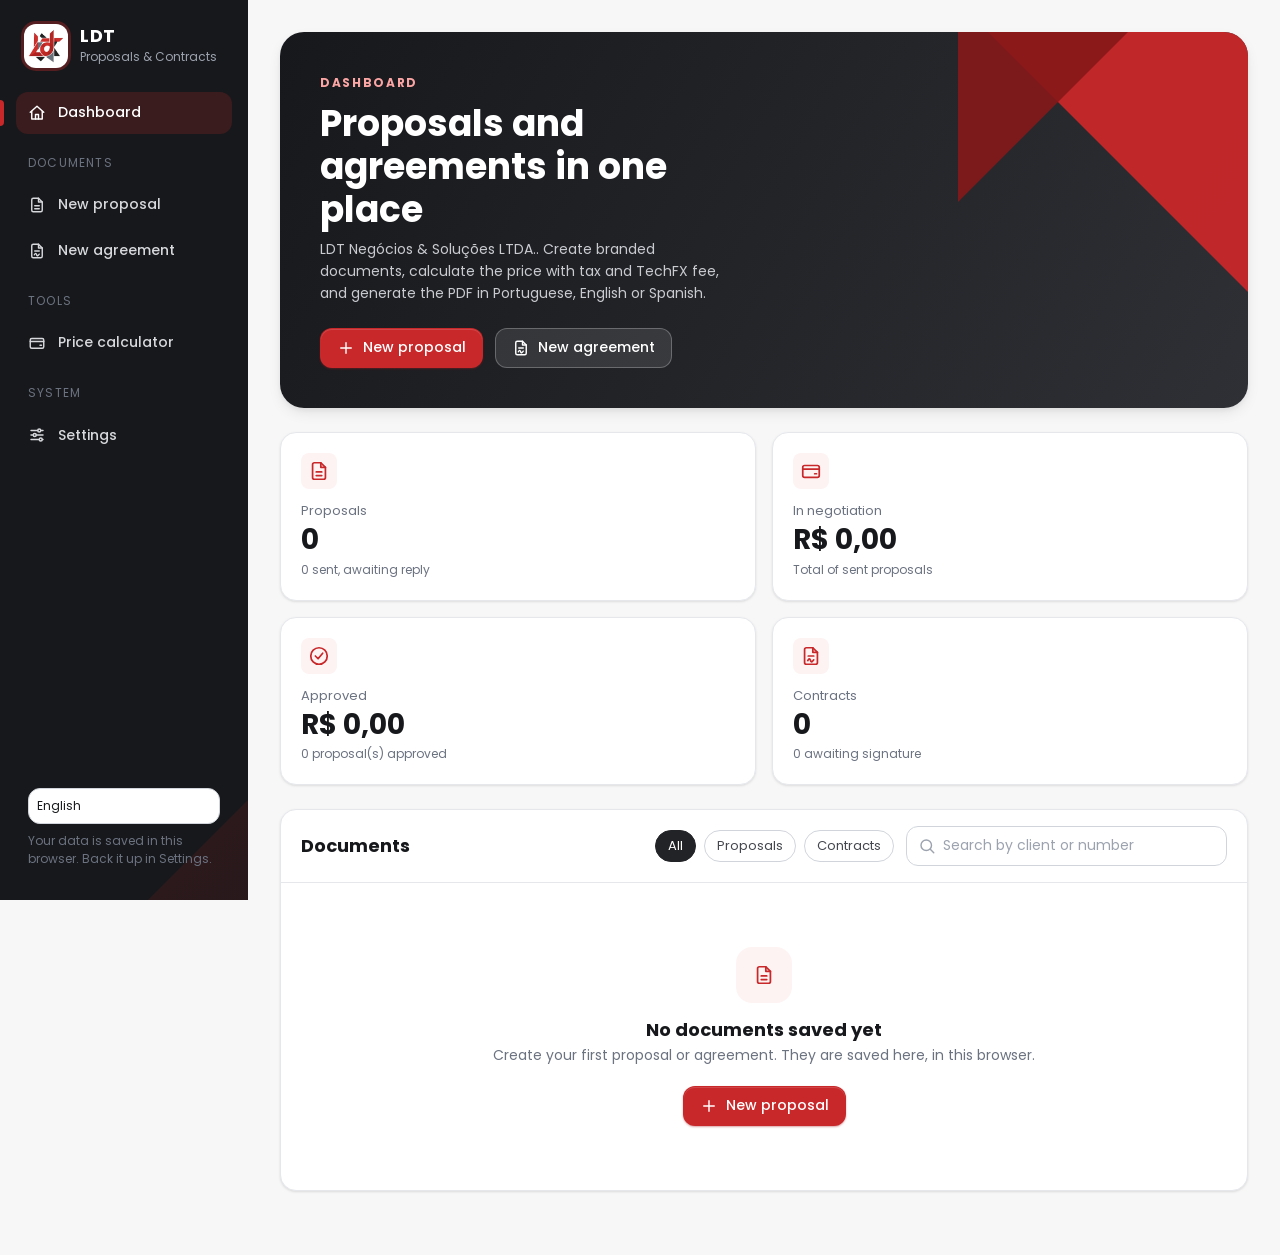
<file: index.html>
<!doctype html>
<html lang="pt-BR">
<head>
<meta charset="utf-8">
<meta name="viewport" content="width=device-width,initial-scale=1">
<title>Painel · LDT Propostas &amp; Contratos</title>
<meta name="description" content="Sistema interno da LDT Negócios &amp; Soluções para criar propostas comerciais e contratos.">
<meta name="robots" content="noindex,nofollow">
<meta name="theme-color" content="#17181B">
<link rel="icon" type="image/png" href="assets/img/favicon.png">
<link rel="apple-touch-icon" href="assets/img/apple-touch-icon.png">
<link rel="preload" href="assets/fonts/poppins-400.woff" as="font" type="font/woff" crossorigin>
<link rel="stylesheet" href="assets/css/tokens.css">
<link rel="stylesheet" href="assets/css/base.css">
<link rel="stylesheet" href="assets/css/app.css">
<link rel="stylesheet" href="assets/css/documents.css">
</head>
<body data-root="">
<noscript><p style="padding:24px">Este sistema precisa de JavaScript para funcionar.</p></noscript>
<div id="content" tabindex="-1">
  <div class="page">
    <section class="hero" aria-labelledby="h-hero">
      <span class="eyebrow">Painel</span>
      <h1 id="h-hero">Propostas e contratos num só lugar</h1>
      <p><span id="hero-name">LDT</span>. Crie documentos com a sua marca, calcule o preço com imposto e taxa da TechFX e gere o PDF em português, inglês ou espanhol.</p>
      <div class="hero-actions">
        <a class="btn btn-primary" href="proposta/index.html"><svg class="i" aria-hidden="true"><use href="#i-plus"/></svg>Nova proposta</a>
        <a class="btn btn-secondary" href="contrato/index.html"><svg class="i" aria-hidden="true"><use href="#i-contract"/></svg>Novo contrato</a>
      </div>
    </section>

    <section class="kpis" id="kpis" aria-label="Resumo"></section>

    <section class="card" aria-labelledby="h-docs">
      <div class="list-head">
        <h2 id="h-docs">Documentos</h2>
        <div role="group" aria-label="Filtrar por tipo" style="display:flex;gap:8px">
          <button class="chip" data-filter="todos" aria-pressed="true">Todos</button>
          <button class="chip" data-filter="proposta" aria-pressed="false">Propostas</button>
          <button class="chip" data-filter="contrato" aria-pressed="false">Contratos</button>
        </div>
        <label class="search"><span class="sr-only">Buscar documentos</span><svg class="i" aria-hidden="true"><use href="#i-search"/></svg><input id="q" type="text" placeholder="Buscar por cliente ou número" autocomplete="off"></label>
      </div>
      <div id="list"></div>
    </section>
  </div>
</div>
<script src="assets/js/core/format.js"></script>
<script src="assets/js/core/store.js"></script>
<script src="assets/js/core/sync.js"></script>
<script src="assets/js/core/docs-i18n.js"></script>
<script src="assets/js/core/pricing.js"></script>
<script src="assets/js/core/i18n-dict.js"></script>
<script src="assets/js/core/i18n.js"></script>
<script src="assets/js/core/ui.js"></script>
<script src="assets/js/core/bridge.js"></script>
<script src="assets/js/modules/shell.js"></script>
<script src="assets/js/modules/dashboard.js"></script>
</body>
</html>
</file>
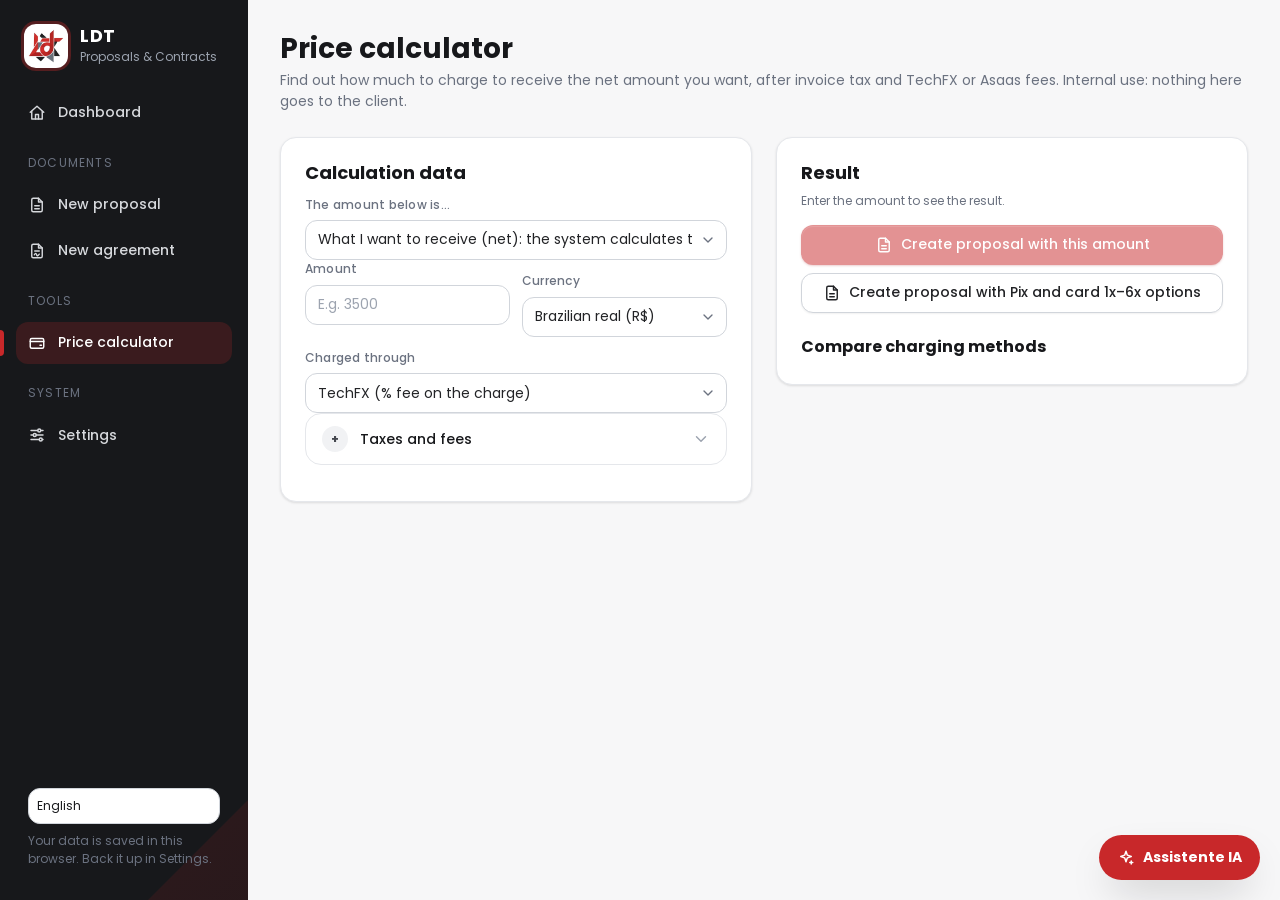
<file: calculadora/index.html>
<!doctype html>
<html lang="pt-BR">
<head>
<meta charset="utf-8">
<meta name="viewport" content="width=device-width,initial-scale=1">
<title>Calculadora de preço · LDT Propostas &amp; Contratos</title>
<meta name="robots" content="noindex,nofollow">
<meta name="theme-color" content="#17181B">
<link rel="icon" type="image/png" href="../assets/img/favicon.png">
<link rel="apple-touch-icon" href="../assets/img/apple-touch-icon.png">
<link rel="preload" href="../assets/fonts/poppins-400.woff" as="font" type="font/woff" crossorigin>
<link rel="stylesheet" href="../assets/css/tokens.css">
<link rel="stylesheet" href="../assets/css/base.css">
<link rel="stylesheet" href="../assets/css/app.css">
<link rel="stylesheet" href="../assets/css/documents.css">
</head>
<body data-root="../">
<noscript><p style="padding:24px">Este sistema precisa de JavaScript para funcionar.</p></noscript>
<div id="content" tabindex="-1">
  <div class="page">
    <header class="page-head"><div><h1>Calculadora de preço</h1><p>Descubra quanto cobrar para receber o líquido que você quer, descontando imposto da nota fiscal e taxas da TechFX ou do Asaas. Uso interno: nada daqui vai para o cliente.</p></div></header>
    <div class="cfg-grid" id="calc">
      <section class="card cfg-card" aria-labelledby="h-in">
        <h2 id="h-in">Dados do cálculo</h2>
        <label class="field"><span>O valor abaixo é…</span>
          <select data-k="modo"><option value="liq">Quanto quero receber (líquido): o sistema calcula o preço</option><option value="preco">O preço que vou cobrar: o sistema mostra quanto sobra</option></select></label>
        <div class="row">
          <label class="field"><span>Valor</span><input data-k="v1" placeholder="Ex.: 3500" inputmode="decimal"></label>
          <label class="field"><span>Moeda</span><select data-k="moeda"><option value="BRL">Real (R$)</option><option value="USD">Dólar (US$)</option><option value="EUR">Euro (€)</option></select></label>
        </div>
        <label class="field"><span>Cobrança pelo</span><select data-k="gateway"><option value="techfx">TechFX (taxa % sobre a cobrança)</option><option value="asaas">Asaas (Pix, boleto ou cartão)</option></select></label>
        <div id="asaasBox">
          <div class="row">
            <label class="field"><span>Forma de pagamento (Asaas)</span><select data-k="meio"><option value="pix">Pix</option><option value="boleto">Boleto</option><option value="cartao">Cartão de crédito</option></select></label>
            <label class="field" id="f-parc"><span>Parcelas</span><select data-k="parc"><option>1</option><option>2</option><option>3</option><option>4</option><option>5</option><option>6</option><option>7</option><option>8</option><option>9</option><option>10</option><option>11</option><option>12</option></select></label>
          </div>
          <label class="check" id="f-antic"><input type="checkbox" data-k="antic"> Antecipar recebimento (cobra por mês antecipado)</label>
        </div>

        <details class="acc"><summary><span class="step">+</span>Impostos e taxas<svg class="i chev" aria-hidden="true"><use href="#i-chevron"/></svg></summary><div class="acc-body">
          <div class="row"><label class="field"><span>Imposto da nota fiscal (%)</span><input data-k="imp" inputmode="decimal"></label><label class="field"><span>Taxa TechFX (%)</span><input data-k="techfx" inputmode="decimal"></label></div>
          <div class="row"><label class="field"><span>Outros custos (%)</span><input data-k="oc" inputmode="decimal"></label>
          <label class="field"><span>Arredondar o preço calculado</span><select data-k="arr"><option value="0">Sem arredondar</option><option value="1">Para cima, ao inteiro</option><option value="10">Para cima, múltiplo de 10</option><option value="50">Para cima, múltiplo de 50</option></select></label></div>
          <p class="sub">Taxas do Asaas</p>
          <div class="row"><label class="field"><span>Pix (R$)</span><input data-k="fpix" inputmode="decimal"></label><label class="field"><span>Boleto (R$)</span><input data-k="fbol" inputmode="decimal"></label></div>
          <div class="row three"><label class="field"><span>Cartão 1x (%)</span><input data-k="c1" inputmode="decimal"></label><label class="field"><span>Cartão 2–6x (%)</span><input data-k="c2" inputmode="decimal"></label><label class="field"><span>Cartão 7–12x (%)</span><input data-k="c3" inputmode="decimal"></label></div>
          <div class="row"><label class="field"><span>Cartão: taxa fixa (R$)</span><input data-k="fcar" inputmode="decimal"></label><label class="field"><span>Antecipação (% ao mês)</span><input data-k="fant" inputmode="decimal"></label></div>
          <p class="hint">Alterações aqui valem só para este cálculo. Para mudar os padrões, use Configurações.</p>
        </div></details>
      </section>
      <section class="card cfg-card" aria-labelledby="h-out">
        <h2 id="h-out">Resultado</h2>
        <div id="calcOut" aria-live="polite"></div>
        <button class="btn btn-primary btn-block" id="use" type="button" style="margin-top:16px"><svg class="i" aria-hidden="true"><use href="#i-file"/></svg>Criar proposta com este valor</button>
        <button class="btn btn-secondary btn-block" id="use-opts" type="button" style="margin-top:8px"><svg class="i" aria-hidden="true"><use href="#i-file"/></svg>Criar proposta com opções Pix e cartão 1x a 6x</button>
        <h3 style="margin:24px 0 4px;font-size:1rem">Comparar formas de cobrança</h3>
        <div id="cmpOut"></div>
      </section>
    </div>
  </div>
</div>
<script src="../assets/js/core/format.js"></script>
<script src="../assets/js/core/store.js"></script>
<script src="../assets/js/core/sync.js"></script>
<script src="../assets/js/core/docs-i18n.js"></script>
<script src="../assets/js/core/pricing.js"></script>
<script src="../assets/js/core/i18n-dict.js"></script>
<script src="../assets/js/core/i18n.js"></script>
<script src="../assets/js/core/ui.js"></script>
<script src="../assets/js/core/ia.js"></script>
<script src="../assets/js/modules/shell.js"></script>
<script src="../assets/js/modules/calculadora.js"></script>
</body>
</html>
</file>
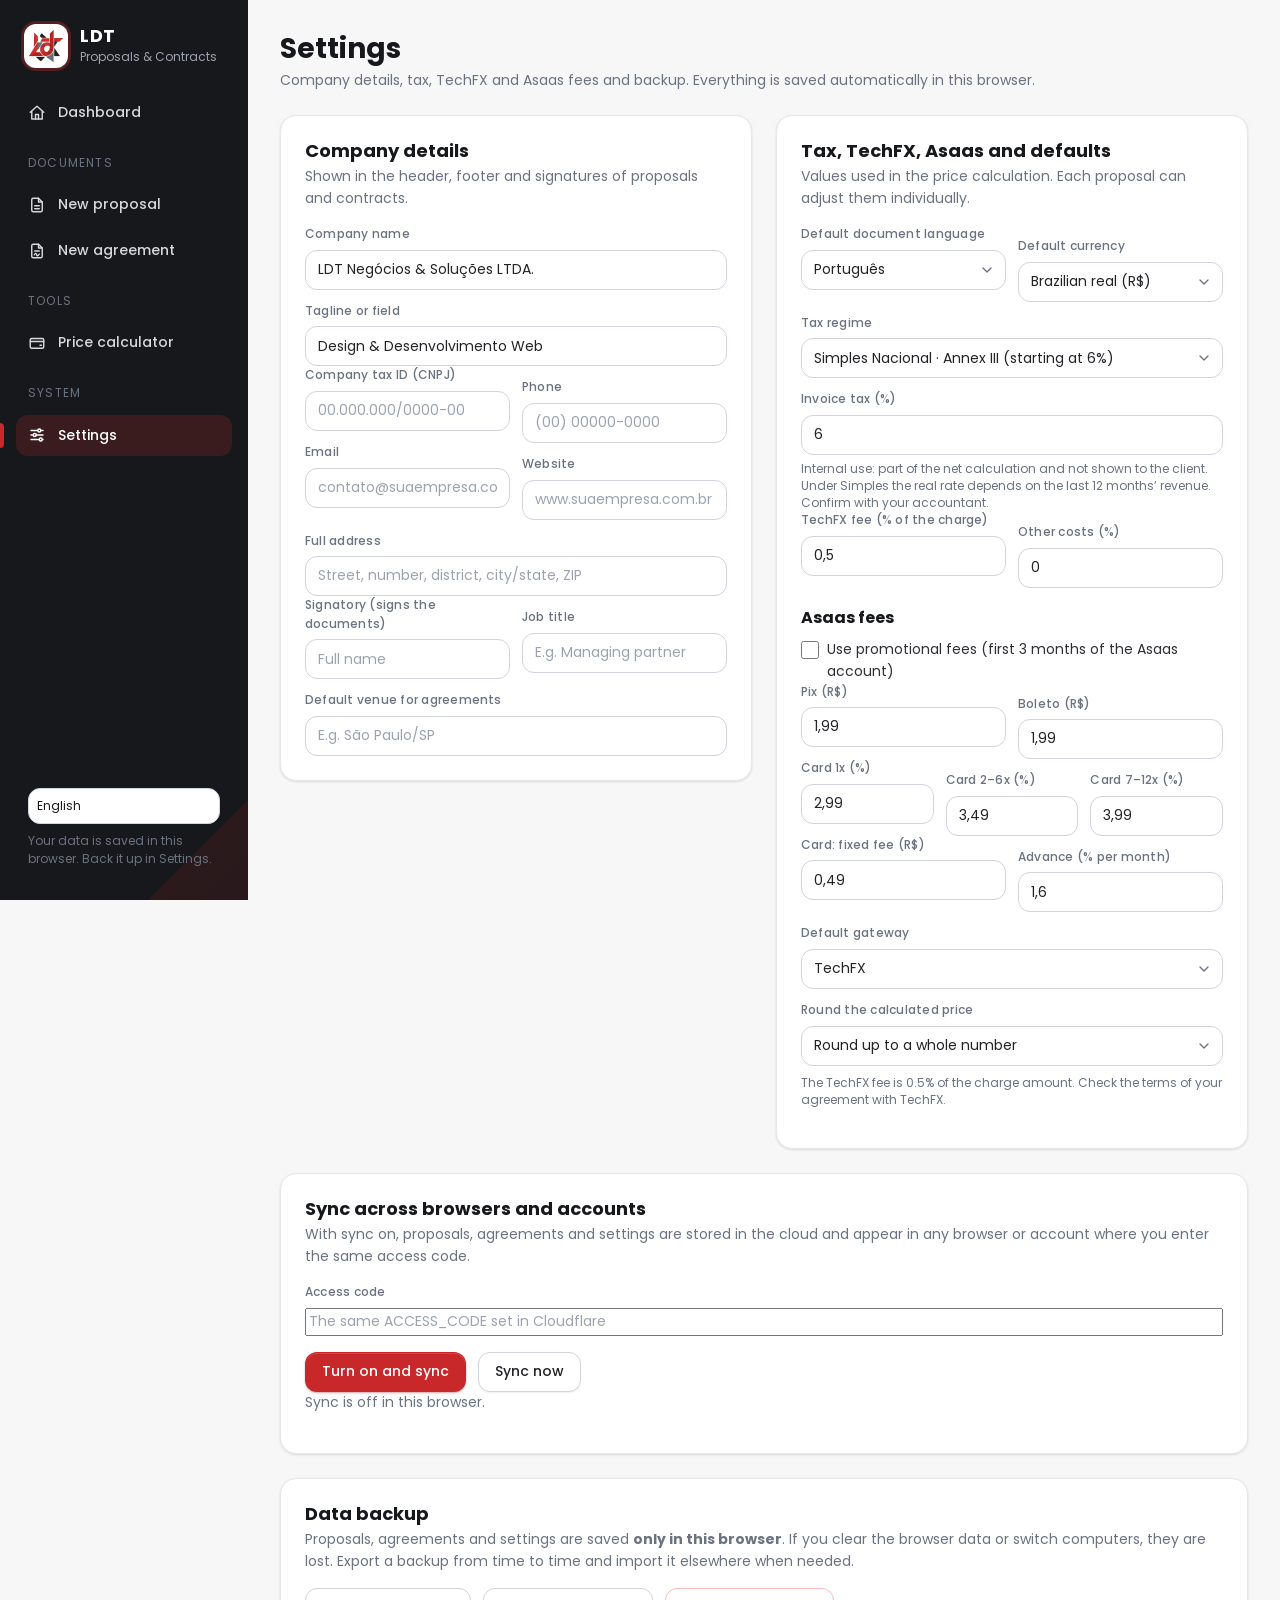
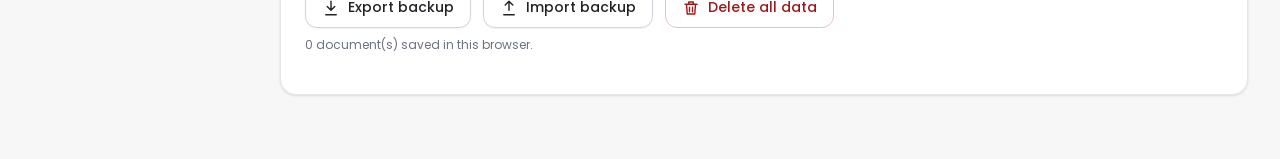
<file: configuracoes/index.html>
<!doctype html>
<html lang="pt-BR">
<head>
<meta charset="utf-8">
<meta name="viewport" content="width=device-width,initial-scale=1">
<title>Configurações · LDT Propostas &amp; Contratos</title>
<meta name="robots" content="noindex,nofollow">
<meta name="theme-color" content="#17181B">
<link rel="icon" type="image/png" href="../assets/img/favicon.png">
<link rel="apple-touch-icon" href="../assets/img/apple-touch-icon.png">
<link rel="stylesheet" href="../assets/css/tokens.css">
<link rel="stylesheet" href="../assets/css/base.css">
<link rel="stylesheet" href="../assets/css/app.css">
</head>
<body data-root="../">
<noscript><p style="padding:24px">Este sistema precisa de JavaScript para funcionar.</p></noscript>
<div id="content" tabindex="-1">
  <div class="page">
    <header class="page-head">
      <div><h1>Configurações</h1><p>Dados da empresa, imposto, taxas da TechFX e do Asaas e backup. Tudo é salvo automaticamente neste navegador.</p></div>
    </header>
    <div class="cfg-grid">
      <section class="card cfg-card" id="empresa" aria-labelledby="h-emp">
        <h2 id="h-emp">Dados da empresa</h2>
        <p>Aparecem no cabeçalho, no rodapé e nas assinaturas de propostas e contratos.</p>
        <label class="field"><span>Razão social</span><input data-k="nome" autocomplete="organization"></label>
        <label class="field"><span>Slogan ou área</span><input data-k="area"></label>
        <div class="row">
          <label class="field"><span>CNPJ</span><input data-k="cnpj" data-mask="doc" inputmode="numeric" placeholder="00.000.000/0000-00"><small id="cnpj-hint"></small></label>
          <label class="field"><span>Telefone</span><input data-k="tel" data-mask="phone" inputmode="tel" type="tel" placeholder="(00) 00000-0000"></label>
        </div>
        <div class="row">
          <label class="field"><span>E-mail</span><input data-k="email" type="email" placeholder="contato@suaempresa.com.br"></label>
          <label class="field"><span>Site</span><input data-k="site" placeholder="www.suaempresa.com.br"></label>
        </div>
        <label class="field"><span>Endereço completo</span><input data-k="endereco" autocomplete="street-address" placeholder="Rua, número, bairro, cidade/UF, CEP"></label>
        <div class="row">
          <label class="field"><span>Responsável (assina os documentos)</span><input data-k="responsavel" placeholder="Nome completo"></label>
          <label class="field"><span>Cargo</span><input data-k="cargo" placeholder="Ex.: Sócio-administrador"></label>
        </div>
        <label class="field"><span>Foro padrão dos contratos</span><input data-k="foro" placeholder="Ex.: Campinas/SP"></label>
      </section>

      <section class="card cfg-card" id="fin" aria-labelledby="h-fin">
        <h2 id="h-fin">Imposto, TechFX, Asaas e padrões</h2>
        <p>Valores usados no cálculo do preço. Cada proposta pode ajustá-los individualmente.</p>
        <div class="row">
          <label class="field"><span>Idioma padrão dos documentos</span><select data-k="idioma"><option value="pt">Português</option><option value="en">English</option><option value="es">Español</option></select></label>
          <label class="field"><span>Moeda padrão</span><select data-k="moeda"><option value="BRL">Real (R$)</option><option value="USD">Dólar (US$)</option><option value="EUR">Euro (€)</option></select></label>
        </div>
        <label class="field"><span>Regime tributário</span>
          <select data-k="regime">
            <option value="0">MEI (DAS fixo, sem % sobre a venda)</option>
            <option value="6">Simples Nacional · Anexo III (início: 6%)</option>
            <option value="15.5">Simples Nacional · Anexo V (início: 15,5%)</option>
            <option value="16.33">Lucro Presumido (≈ 13,33% federal + 3% ISS)</option>
            <option value="custom">Personalizado</option>
          </select></label>
        <label class="field"><span>Imposto da nota fiscal (%)</span><input data-k="imp" inputmode="decimal"><small>Uso interno: entra no cálculo do líquido e não aparece para o cliente. No Simples a alíquota real depende do faturamento dos últimos 12 meses. Confirme com seu contador.</small></label>
        <div class="row">
          <label class="field"><span>Taxa TechFX (% sobre a cobrança)</span><input data-k="techfx" inputmode="decimal"></label>
          <label class="field"><span>Outros custos (%)</span><input data-k="oc" inputmode="decimal"></label>
        </div>
        <h3 style="margin-top:20px;font-size:1rem">Taxas do Asaas</h3>
        <label class="check"><input type="checkbox" data-k="promo"> Usar taxas promocionais (3 primeiros meses da conta Asaas)</label>
        <div class="row">
          <label class="field"><span>Pix (R$)</span><input data-k="fpix" inputmode="decimal"></label>
          <label class="field"><span>Boleto (R$)</span><input data-k="fbol" inputmode="decimal"></label>
        </div>
        <div class="row three">
          <label class="field"><span>Cartão 1x (%)</span><input data-k="c1" inputmode="decimal"></label>
          <label class="field"><span>Cartão 2–6x (%)</span><input data-k="c2" inputmode="decimal"></label>
          <label class="field"><span>Cartão 7–12x (%)</span><input data-k="c3" inputmode="decimal"></label>
        </div>
        <div class="row">
          <label class="field"><span>Cartão: taxa fixa (R$)</span><input data-k="fcar" inputmode="decimal"></label>
          <label class="field"><span>Antecipação (% ao mês)</span><input data-k="fant" inputmode="decimal"></label>
        </div>
        <label class="field"><span>Gateway padrão</span><select data-k="gateway"><option value="techfx">TechFX</option><option value="asaas">Asaas</option></select></label>
        <label class="field"><span>Arredondar o preço calculado</span>
          <select data-k="arr"><option value="0">Sem arredondar</option><option value="1">Para cima, ao inteiro</option><option value="10">Para cima, múltiplo de 10</option><option value="50">Para cima, múltiplo de 50</option></select></label>
        <p class="hint">A taxa da TechFX é de 0,5% sobre o valor da cobrança. Confira as condições do seu contrato com a TechFX.</p>
      </section>

      <section class="card cfg-card wide" aria-labelledby="h-sync">
        <h2 id="h-sync">Sincronização entre navegadores e contas</h2>
        <p>Com a sincronização ligada, propostas, contratos e configurações ficam guardados na nuvem e aparecem em qualquer navegador ou conta em que você informar o mesmo código de acesso.</p>
        <label class="field"><span>Código de acesso</span><input type="password" id="sync-code" autocomplete="off" placeholder="O mesmo ACCESS_CODE definido no Cloudflare"></label>
        <div class="backup-actions">
          <button class="btn btn-primary" id="sync-save">Ativar e sincronizar</button>
          <button class="btn btn-secondary" id="sync-now">Sincronizar agora</button>
        </div>
        <p id="sync-info" role="status"></p>
      </section>

      <section class="card cfg-card wide" aria-labelledby="h-bkp">
        <h2 id="h-bkp">Backup dos dados</h2>
        <p>Propostas, contratos e configurações ficam salvos <b>apenas neste navegador</b>. Se você limpar os dados do navegador ou trocar de computador, eles somem. Exporte um backup de vez em quando e importe em outro lugar quando precisar.</p>
        <div class="backup-actions">
          <button class="btn btn-secondary" id="bk-export"><svg class="i" aria-hidden="true"><use href="#i-download"/></svg>Exportar backup</button>
          <label class="btn btn-secondary" style="cursor:pointer"><svg class="i" aria-hidden="true"><use href="#i-upload"/></svg>Importar backup<input type="file" id="bk-import" accept="application/json,.json" class="sr-only"></label>
          <button class="btn btn-danger" id="bk-wipe"><svg class="i" aria-hidden="true"><use href="#i-trash"/></svg>Apagar todos os dados</button>
        </div>
        <p class="hint" id="bk-info"></p>
      </section>
    </div>
  </div>
</div>
<script src="../assets/js/core/format.js"></script>
<script src="../assets/js/core/store.js"></script>
<script src="../assets/js/core/sync.js"></script>
<script src="../assets/js/core/pricing.js"></script>
<script src="../assets/js/core/i18n-dict.js"></script>
<script src="../assets/js/core/i18n.js"></script>
<script src="../assets/js/core/ui.js"></script>
<script src="../assets/js/modules/shell.js"></script>
<script src="../assets/js/modules/config.js"></script>
</body>
</html>
</file>
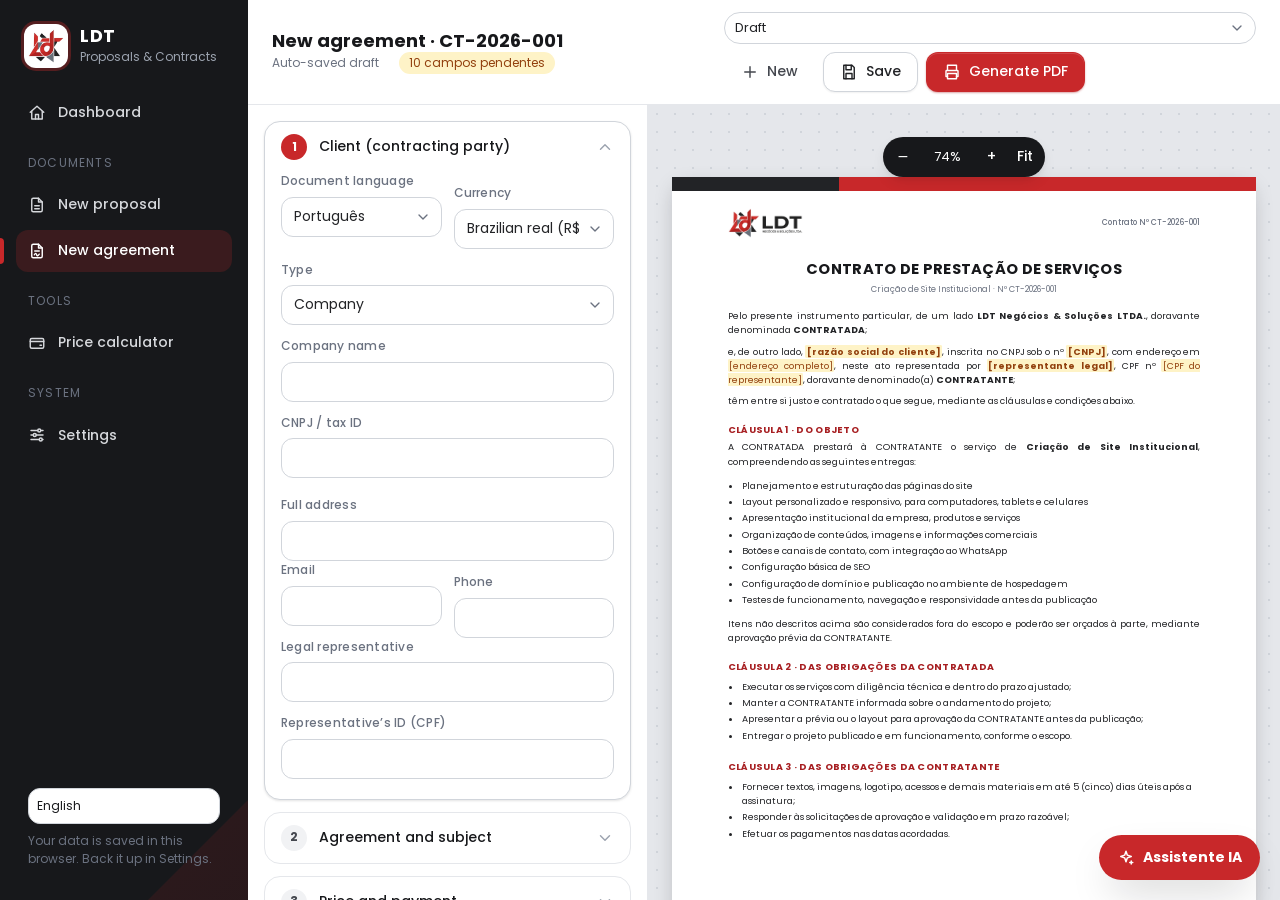
<file: contrato/index.html>
<!doctype html>
<html lang="pt-BR">
<head>
<meta charset="utf-8">
<meta name="viewport" content="width=device-width,initial-scale=1">
<title>Contrato · LDT Propostas &amp; Contratos</title>
<meta name="robots" content="noindex,nofollow">
<meta name="theme-color" content="#17181B">
<link rel="icon" type="image/png" href="../assets/img/favicon.png">
<link rel="apple-touch-icon" href="../assets/img/apple-touch-icon.png">
<link rel="preload" href="../assets/fonts/poppins-400.woff" as="font" type="font/woff" crossorigin>
<link rel="stylesheet" href="../assets/css/tokens.css">
<link rel="stylesheet" href="../assets/css/base.css">
<link rel="stylesheet" href="../assets/css/app.css">
<link rel="stylesheet" href="../assets/css/documents.css">
</head>
<body data-root="../">
<noscript><p style="padding:24px">Este sistema precisa de JavaScript para funcionar.</p></noscript>
<div id="content" class="editor" data-tab="form" tabindex="-1">
  <header class="editor-bar">
    <div>
      <h1 class="bar-title" id="bar-title">Novo contrato</h1>
      <p class="bar-sub"><span id="save-state">Rascunho automático</span><span class="pending" id="pending" hidden></span></p>
    </div>
    <div class="bar-actions">
      <select id="status" class="status-select" aria-label="Status do contrato"></select>
      <button class="btn btn-ghost" id="btn-novo" type="button"><svg class="i" aria-hidden="true"><use href="#i-plus"/></svg>Novo</button>
      <button class="btn btn-secondary" id="btn-salvar" type="button"><svg class="i" aria-hidden="true"><use href="#i-save"/></svg>Salvar</button>
      <button class="btn btn-primary" id="btn-pdf" type="button"><svg class="i" aria-hidden="true"><use href="#i-printer"/></svg>Gerar PDF</button>
    </div>
  </header>
  <div class="mobile-tabs" role="group" aria-label="Alternar entre formulário e prévia">
    <button class="chip" type="button" data-tab="form" aria-pressed="true">Formulário</button>
    <button class="chip" type="button" data-tab="preview" aria-pressed="false">Prévia</button>
  </div>
  <div class="editor-body">
    <section class="form-panel" id="form-panel" aria-label="Formulário do contrato">
      <p class="hint" id="handoff-note" hidden style="margin:0 0 12px">Dados importados da proposta <b id="handoff-num"></b>. Confira cada campo.</p>

      <details class="acc" open><summary><span class="step">1</span>Contratante (cliente)<svg class="i chev" aria-hidden="true"><use href="#i-chevron"/></svg></summary><div class="acc-body">
        <div class="row">
          <label class="field"><span>Idioma do documento</span><select data-k="idioma"><option value="pt">Português</option><option value="en">English</option><option value="es">Español</option></select></label>
          <label class="field"><span>Moeda</span><select data-k="moeda"><option value="BRL">Real (R$)</option><option value="USD">Dólar (US$)</option><option value="EUR">Euro (€)</option></select></label>
        </div>
        <label class="field"><span>Tipo</span><select data-k="cliTipo"><option value="pj">Pessoa jurídica (empresa)</option><option value="pf">Pessoa física (indivíduo)</option></select></label>
        <label class="field"><span id="l-cliNome">Razão social / nome</span><input data-k="cliNome" autocomplete="off"></label>
        <label class="field"><span id="l-cliDoc">CNPJ / CPF</span><input data-k="cliDoc" data-mask="doc" inputmode="numeric" autocomplete="off"><small id="cliDoc-hint"></small></label>
        <label class="field"><span>Endereço completo</span><input data-k="cliEnd" autocomplete="off"></label>
        <div class="row"><label class="field"><span>E-mail</span><input type="email" data-k="cliEmail"></label><label class="field"><span>Telefone</span><input data-k="cliTel" data-mask="phone" inputmode="tel"></label></div>
        <div id="rep-box">
          <label class="field"><span>Representante legal</span><input data-k="cliRep" autocomplete="off"></label>
          <label class="field"><span>CPF do representante</span><input data-k="cliRepDoc" data-mask="doc" inputmode="numeric"></label>
        </div>
      </div></details>

      <details class="acc"><summary><span class="step">2</span>Contrato e objeto<svg class="i chev" aria-hidden="true"><use href="#i-chevron"/></svg></summary><div class="acc-body">
        <label class="field"><span>Título do serviço</span><input data-k="titulo"></label>
        <div class="row three"><label class="field"><span>Nº</span><input data-k="num"></label><label class="field"><span>Data</span><input type="date" data-k="data"></label><label class="field"><span>Proposta Nº</span><input data-k="propostaNum" placeholder="opcional"></label></div>
        <label class="field"><span>Escopo (um item por linha)</span><textarea data-k="escopo" rows="8"></textarea></label>
        <div class="row"><label class="field"><span>Prazo de entrega (dias úteis)</span><input data-k="prazoDias" inputmode="numeric"></label><label class="field"><span>Cliente envia conteúdo em (dias)</span><input data-k="diasConteudo" inputmode="numeric"></label></div>
      </div></details>

      <details class="acc"><summary><span class="step">3</span>Preço e pagamento<svg class="i chev" aria-hidden="true"><use href="#i-chevron"/></svg></summary><div class="acc-body">
        <label class="field"><span>Valor da implantação (pagamento único)</span><input data-k="valor" inputmode="decimal" placeholder="Ex.: 1.500,00"><small id="valor-ext"></small></label>
        <label class="check"><input type="checkbox" data-k="cMensal"> Incluir mensalidade (hospedagem e manutenção)</label>
        <label class="field"><span>Valor da mensalidade</span><input data-k="mensal" inputmode="decimal" placeholder="Ex.: 99,00"></label>
        <label class="field"><span>Mensalidade: o que está incluso (um item por linha)</span><textarea data-k="mensalItens" rows="6"></textarea></label>
        <label class="field"><span>Forma de pagamento</span><select data-k="pagTipo"><option value="pix">Pix à vista</option><option value="avista">À vista (Pix, boleto ou transferência)</option><option value="cartao">Cartão de crédito parcelado</option><option value="entrada">Entrada + parcelas</option><option value="entrega">Entrada + saldo na entrega</option><option value="outro">Outra (descrever)</option></select></label>
        <div class="row"><label class="field" id="f-parc"><span>Nº de parcelas</span><input data-k="pagParcelas" inputmode="numeric"></label><label class="field" id="f-ent"><span>Entrada (%)</span><input data-k="pagEntradaPct" inputmode="decimal"></label></div>
        <label class="field"><span>Texto livre de pagamento (opcional)</span><textarea data-k="pagTexto" rows="2" placeholder="Ex.: Saldo em boleto com vencimento todo dia 10"></textarea></label>
        <div class="row"><label class="field"><span>Multa por atraso (%)</span><input data-k="multaMora" inputmode="decimal"></label><label class="field"><span>Juros (% ao mês)</span><input data-k="juros" inputmode="decimal"></label></div>
        <label class="check"><input type="checkbox" data-k="incluiTaxas"> O valor já inclui tarifas da plataforma de pagamento</label>
      </div></details>

      <details class="acc"><summary><span class="step">4</span>Cláusulas<svg class="i chev" aria-hidden="true"><use href="#i-chevron"/></svg></summary><div class="acc-body">
        <div class="row"><label class="field"><span>Rodadas de revisão</span><input data-k="revisoes" inputmode="numeric"></label><label class="field"><span>Aviso prévio de rescisão (dias)</span><input data-k="avisoPrevio" inputmode="numeric"></label></div>
        <label class="field"><span>Multa de rescisão (% do valor não executado)</span><input data-k="multaRescisao" inputmode="decimal"></label>
        <label class="field"><span>Propriedade intelectual</span><select data-k="cessao"><option value="pago">Cessão ao cliente após o pagamento integral</option><option value="licenca">Licença de uso (a LDT mantém a titularidade)</option></select></label>
        <label class="check"><input type="checkbox" data-k="portfolio"> A LDT pode exibir o projeto no portfólio</label>
        <label class="check"><input type="checkbox" data-k="cHosp"> Incluir cláusula de hospedagem e domínio</label>
        <label class="field"><span>Hospedagem</span><select data-k="hosp"><option value="cliente">Contratada pelo cliente</option><option value="incluso12">Inclusa por 12 meses</option><option value="nao">Não inclusa</option></select></label>
        <label class="check"><input type="checkbox" data-k="cSuporte"> Incluir cláusula de suporte pós-entrega</label>
        <label class="field"><span>Dias de suporte</span><input data-k="suporteDias" inputmode="numeric"></label>
        <label class="check"><input type="checkbox" data-k="cConf"> Confidencialidade</label>
        <label class="check"><input type="checkbox" data-k="cLgpd"> Proteção de dados (LGPD)</label>
        <label class="check"><input type="checkbox" data-k="cLimit"> Serviços de terceiros e limitação de responsabilidade</label>
        <label class="check"><input type="checkbox" data-k="cExtras"> Cláusulas adicionais</label>
        <label class="field"><span>Texto das cláusulas adicionais (um parágrafo por linha)</span><textarea data-k="extras" rows="3"></textarea></label>
      </div></details>

      <details class="acc"><summary><span class="step">5</span>Foro e assinatura<svg class="i chev" aria-hidden="true"><use href="#i-chevron"/></svg></summary><div class="acc-body">
        <label class="field"><span>Foro (comarca)</span><input data-k="foro"></label>
        <label class="field"><span>Cidade da assinatura</span><input data-k="cidade"></label>
        <label class="field"><span>Tipo de assinatura</span><select data-k="assin"><option value="eletronica">Eletrônica (Gov.br, Clicksign etc.)</option><option value="fisica">Física (impressa)</option></select></label>
        <label class="check"><input type="checkbox" data-k="test"> Incluir duas testemunhas</label>
      </div></details>

      <p class="hint" style="margin-top:12px"><b>Atenção:</b> este modelo é um ponto de partida e não substitui a análise de um advogado. Para cliente pessoa física, o foro pode seguir regras de consumidor. Revise antes de usar.</p>
    </section>

    <section class="preview-panel" id="preview-panel" aria-label="Prévia do documento">
      <div class="preview-toolbar"><div class="zoom" role="group" aria-label="Zoom da prévia">
        <button type="button" id="z-out" aria-label="Diminuir zoom">−</button><output id="z-val" aria-live="polite">100%</output><button type="button" id="z-in" aria-label="Aumentar zoom">+</button><button type="button" id="z-fit">Ajustar</button>
      </div></div>
      <div class="doc-viewport" id="doc"></div>
    </section>
  </div>
  <div class="measure" id="measure" aria-hidden="true"></div>
</div>
<script src="../assets/js/core/format.js"></script>
<script src="../assets/js/core/store.js"></script>
<script src="../assets/js/core/sync.js"></script>
<script src="../assets/js/core/words.js"></script>
<script src="../assets/js/core/docs-i18n.js"></script>
<script src="../assets/js/core/pricing.js"></script>
<script src="../assets/js/core/i18n-dict.js"></script>
<script src="../assets/js/core/i18n.js"></script>
<script src="../assets/js/core/ui.js"></script>
<script src="../assets/js/core/ia.js"></script>
<script src="../assets/js/modules/shell.js"></script>
<script src="../assets/js/modules/editor.js"></script>
<script src="../assets/js/modules/contrato.js"></script>
</body>
</html>
</file>
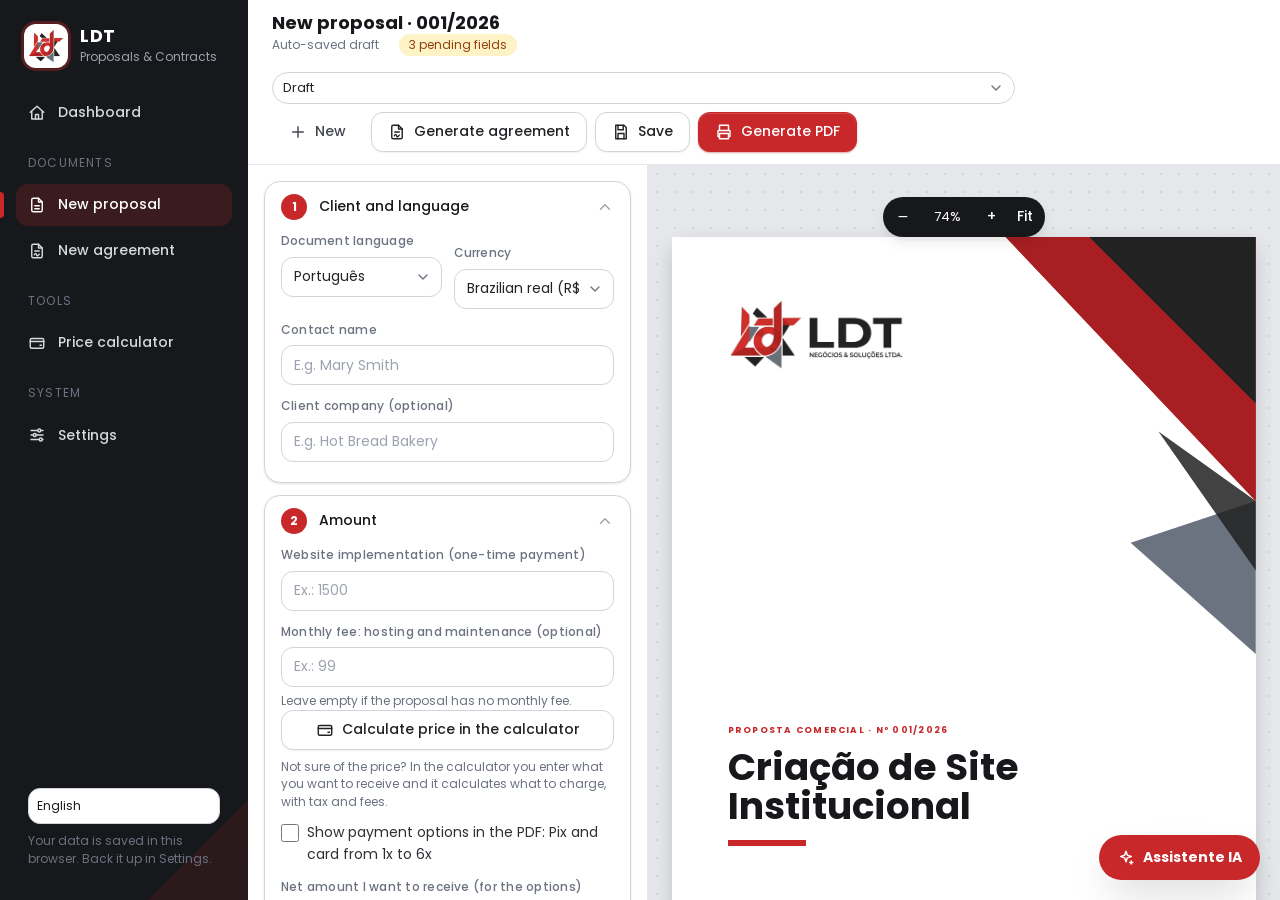
<file: proposta/index.html>
<!doctype html>
<html lang="pt-BR">
<head>
<meta charset="utf-8">
<meta name="viewport" content="width=device-width,initial-scale=1">
<title>Proposta · LDT Propostas &amp; Contratos</title>
<meta name="robots" content="noindex,nofollow">
<meta name="theme-color" content="#17181B">
<link rel="icon" type="image/png" href="../assets/img/favicon.png">
<link rel="apple-touch-icon" href="../assets/img/apple-touch-icon.png">
<link rel="preload" href="../assets/fonts/poppins-400.woff" as="font" type="font/woff" crossorigin>
<link rel="stylesheet" href="../assets/css/tokens.css">
<link rel="stylesheet" href="../assets/css/base.css">
<link rel="stylesheet" href="../assets/css/app.css">
<link rel="stylesheet" href="../assets/css/documents.css">
</head>
<body data-root="../">
<noscript><p style="padding:24px">Este sistema precisa de JavaScript para funcionar.</p></noscript>
<div id="content" class="editor" data-tab="form" tabindex="-1">
  <header class="editor-bar">
    <div>
      <h1 class="bar-title" id="bar-title">Nova proposta</h1>
      <p class="bar-sub"><span id="save-state">Rascunho automático</span><span class="pending" id="pending" hidden></span></p>
    </div>
    <div class="bar-actions">
      <select id="status" class="status-select" aria-label="Status da proposta"></select>
      <button class="btn btn-ghost" id="btn-novo" type="button"><svg class="i" aria-hidden="true"><use href="#i-plus"/></svg>Nova</button>
      <button class="btn btn-secondary" id="btn-contrato" type="button"><svg class="i" aria-hidden="true"><use href="#i-contract"/></svg>Gerar contrato</button>
      <button class="btn btn-secondary" id="btn-salvar" type="button"><svg class="i" aria-hidden="true"><use href="#i-save"/></svg>Salvar</button>
      <button class="btn btn-primary" id="btn-pdf" type="button"><svg class="i" aria-hidden="true"><use href="#i-printer"/></svg>Gerar PDF</button>
    </div>
  </header>
  <div class="mobile-tabs" role="group" aria-label="Alternar entre formulário e prévia">
    <button class="chip" type="button" data-tab="form" aria-pressed="true">Formulário</button>
    <button class="chip" type="button" data-tab="preview" aria-pressed="false">Prévia</button>
  </div>
  <div class="editor-body">
    <section class="form-panel" id="form-panel" aria-label="Formulário da proposta">

      <details class="acc" open><summary><span class="step">1</span>Cliente e idioma<svg class="i chev" aria-hidden="true"><use href="#i-chevron"/></svg></summary><div class="acc-body">
        <div class="row">
          <label class="field"><span>Idioma do documento</span><select data-k="idioma"><option value="pt">Português</option><option value="en">English</option><option value="es">Español</option></select></label>
          <label class="field"><span>Moeda</span><select data-k="moeda"><option value="BRL">Real (R$)</option><option value="USD">Dólar (US$)</option><option value="EUR">Euro (€)</option></select></label>
        </div>
        <label class="field"><span>Nome do contato</span><input data-k="cliente" placeholder="Ex.: Maria Silva" autocomplete="off"></label>
        <label class="field"><span>Empresa do cliente (opcional)</span><input data-k="cliEmp" placeholder="Ex.: Padaria Pão Quente" autocomplete="off"></label>
      </div></details>

      <details class="acc" open><summary><span class="step">2</span>Valor<svg class="i chev" aria-hidden="true"><use href="#i-chevron"/></svg></summary><div class="acc-body">
        <label class="field"><span>Implantação do site (pagamento único)</span><input data-k="v1" placeholder="Ex.: 1500" inputmode="decimal"></label>
        <label class="field"><span>Mensalidade: hospedagem e manutenção (opcional)</span><input data-k="mensal" placeholder="Ex.: 99" inputmode="decimal"><small>Deixe vazio se a proposta não tiver mensalidade.</small></label>
        <a class="btn btn-secondary btn-block" href="../calculadora/index.html"><svg class="i" aria-hidden="true"><use href="#i-wallet"/></svg>Calcular preço na calculadora</a>
        <p class="hint">Não sabe o preço? Na calculadora você informa quanto quer receber e ela calcula quanto cobrar, com imposto e taxas.</p>
        <label class="check"><input type="checkbox" data-k="opcoes"> Mostrar opções de pagamento no PDF: Pix e cartão de 1x a 6x</label>
        <label class="field"><span>Valor líquido que quero receber (para as opções)</span><input data-k="liqAlvo" placeholder="Ex.: 1500" inputmode="decimal"><small>O sistema calcula quanto cobrar em cada forma, com imposto e taxas do Asaas.</small></label>
        <label class="check"><input type="checkbox" data-k="antic"> Considerar antecipação do cartão (receber em 2 dias)</label>
        <div class="row">
          <label class="field"><span>Entrada (%)</span><input data-k="ent" placeholder="Ex.: 50" inputmode="decimal"></label>
          <label class="field"><span>Parcelas do saldo</span><input data-k="pn" placeholder="Ex.: 3" inputmode="numeric"></label>
        </div>
      </div></details>

      <details class="acc"><summary><span class="step">3</span>Projeto<svg class="i chev" aria-hidden="true"><use href="#i-chevron"/></svg></summary><div class="acc-body">
        <label class="field"><span>Objetivo do cliente</span><textarea data-k="obj" rows="3"></textarea><small>Completa a frase "…precisa de um site que ___".</small></label>
        <label class="field"><span>Implantação: Entregável | Detalhes (um por linha)</span><textarea data-k="escopo" rows="8"></textarea></label>
        <label class="field"><span>Mensalidade: o que está incluso (um item por linha)</span><textarea data-k="mensalItens" rows="6"></textarea></label>
        <div class="row"><label class="field"><span>Prazo total</span><input data-k="prazo"></label><label class="field"><span>Validade (dias)</span><input data-k="valid" inputmode="numeric"></label></div>
      </div></details>

      <details class="acc"><summary><span class="step">4</span>Opções avançadas<svg class="i chev" aria-hidden="true"><use href="#i-chevron"/></svg></summary><div class="acc-body">
        <label class="field"><span>Título da proposta</span><input data-k="titulo"></label>
        <div class="row"><label class="field"><span>Nº</span><input data-k="num"></label><label class="field"><span>Data</span><input type="date" data-k="data"></label></div>
        <label class="field"><span>Objetivos (um por linha)</span><textarea data-k="objs" rows="3"></textarea></label>
        <label class="field"><span>Público-alvo (opcional)</span><textarea data-k="publico" rows="2"></textarea></label>
        <label class="field"><span>Cronograma: Etapa | Prazo (um por linha)</span><textarea data-k="crono" rows="6"></textarea></label>
        <label class="field"><span>Condições de pagamento (uma por linha, opcional)</span><textarea data-k="pag" rows="3"></textarea></label>
        <label class="field"><span>Termos importantes (um por linha, opcional)</span><textarea data-k="termos" rows="3"></textarea></label>
        <label class="field"><span>Observação sobre o valor (opcional)</span><textarea data-k="obsv" rows="2"></textarea></label>
      </div></details>
    </section>

    <section class="preview-panel" id="preview-panel" aria-label="Prévia do documento">
      <div class="preview-toolbar"><div class="zoom" role="group" aria-label="Zoom da prévia">
        <button type="button" id="z-out" aria-label="Diminuir zoom">−</button><output id="z-val" aria-live="polite">100%</output><button type="button" id="z-in" aria-label="Aumentar zoom">+</button><button type="button" id="z-fit">Ajustar</button>
      </div></div>
      <div class="doc-viewport" id="doc"></div>
    </section>
  </div>
</div>
<script src="../assets/js/core/format.js"></script>
<script src="../assets/js/core/store.js"></script>
<script src="../assets/js/core/sync.js"></script>
<script src="../assets/js/core/words.js"></script>
<script src="../assets/js/core/docs-i18n.js"></script>
<script src="../assets/js/core/pricing.js"></script>
<script src="../assets/js/core/i18n-dict.js"></script>
<script src="../assets/js/core/i18n.js"></script>
<script src="../assets/js/core/ui.js"></script>
<script src="../assets/js/core/ia.js"></script>
<script src="../assets/js/core/bridge.js"></script>
<script src="../assets/js/modules/shell.js"></script>
<script src="../assets/js/modules/editor.js"></script>
<script src="../assets/js/modules/proposta.js"></script>
</body>
</html>
</file>
<file: assets/css/tokens.css>
/* ==========================================================================
   LDT · Design Tokens
   Paleta extraída da logo (vermelho, grafite e cinza). Escala de espaçamento
   de 4 px, motion entre 200 e 500 ms (Framework LDT · Módulo 3).
   ========================================================================== */
@font-face{font-family:"Poppins";font-style:normal;font-weight:400;font-display:swap;src:url("../fonts/poppins-400.woff") format("woff")}
@font-face{font-family:"Poppins";font-style:normal;font-weight:500;font-display:swap;src:url("../fonts/poppins-500.woff") format("woff")}
@font-face{font-family:"Poppins";font-style:normal;font-weight:700;font-display:swap;src:url("../fonts/poppins-700.woff") format("woff")}

:root{
  /* Cores · marca */
  --red-50:#FEF3F3; --red-100:#FBE3E3; --red-200:#F5BDBE;
  --red-500:#C8282A; --red-600:#A71F22; --red-700:#861819;
  /* Cores · neutras */
  --ink-950:#101113; --ink-900:#17181B; --ink-800:#222326; --ink-700:#2E3035; --ink-600:#44474E;
  --gray-500:#6B7280; --gray-400:#9CA3AF; --gray-300:#D1D5DB; --gray-200:#E5E7EB; --gray-100:#F1F2F4; --gray-50:#F7F7F8;
  --white:#FFFFFF;
  /* Cores · estados */
  --ok-700:#166534;   --ok-100:#DCFCE7;
  --warn-700:#92400E; --warn-100:#FEF3C7;
  --info-700:#1E40AF; --info-100:#DBEAFE;
  --danger-700:#991B1B; --danger-100:#FEE2E2;

  /* Tipografia */
  --font-sans:"Poppins",system-ui,-apple-system,"Segoe UI",Roboto,Arial,sans-serif;
  --fs-xs:.75rem; --fs-sm:.8125rem; --fs-md:.875rem; --fs-base:1rem; --fs-lg:1.125rem;
  --fs-xl:1.375rem; --fs-2xl:1.75rem; --fs-3xl:2.25rem;
  --lh-tight:1.2; --lh-base:1.55;

  /* Espaçamento (4 px) */
  --s-1:4px; --s-2:8px; --s-3:12px; --s-4:16px; --s-5:20px; --s-6:24px; --s-8:32px; --s-10:40px; --s-12:48px; --s-16:64px;

  /* Raios, sombras e motion */
  --r-sm:8px; --r-md:12px; --r-lg:16px; --r-xl:24px; --r-pill:999px;
  --sh-xs:0 1px 2px rgba(16,17,19,.06);
  --sh-sm:0 1px 3px rgba(16,17,19,.08),0 1px 2px rgba(16,17,19,.04);
  --sh-md:0 6px 16px -4px rgba(16,17,19,.12),0 2px 6px rgba(16,17,19,.05);
  --sh-lg:0 18px 40px -12px rgba(16,17,19,.25);
  --ease:cubic-bezier(.2,.7,.2,1);
  --t-fast:200ms; --t-base:300ms;

  /* Layout */
  --sidebar-w:248px; --form-w:460px; --bar-h:72px;
  --focus:0 0 0 3px rgba(200,40,42,.28);
}
@media (prefers-reduced-motion:reduce){:root{--t-fast:1ms;--t-base:1ms}}
</file>
<file: assets/css/base.css>
/* Reset + componentes base */
*,*::before,*::after{box-sizing:border-box}
*{margin:0}
html{-webkit-text-size-adjust:100%;text-size-adjust:100%}
body{font-family:var(--font-sans);font-size:var(--fs-md);line-height:var(--lh-base);color:var(--ink-800);background:var(--gray-50);-webkit-font-smoothing:antialiased;-webkit-print-color-adjust:exact;print-color-adjust:exact}
img,svg{display:block;max-width:100%}
button,input,select,textarea{font:inherit;color:inherit}
a{color:var(--red-600);text-decoration:none}
a:hover{text-decoration:underline}
h1,h2,h3,h4{line-height:var(--lh-tight);color:var(--ink-900);font-weight:700}
:focus-visible{outline:none;box-shadow:var(--focus);border-radius:var(--r-sm)}
.sr-only{position:absolute;width:1px;height:1px;margin:-1px;padding:0;overflow:hidden;clip:rect(0,0,0,0);white-space:nowrap;border:0}
.skip{position:absolute;left:-999px;top:8px;background:var(--ink-900);color:#fff;padding:var(--s-2) var(--s-4);border-radius:var(--r-sm);z-index:200}
.skip:focus{left:8px}
.i{width:18px;height:18px;flex:none;fill:none;stroke:currentColor;stroke-width:1.9;stroke-linecap:round;stroke-linejoin:round}
.i-lg{width:22px;height:22px}

/* Botões */
.btn{display:inline-flex;align-items:center;justify-content:center;gap:var(--s-2);min-height:40px;padding:0 var(--s-4);border:1px solid transparent;border-radius:var(--r-md);font-weight:500;font-size:var(--fs-md);cursor:pointer;white-space:nowrap;transition:background var(--t-fast) var(--ease),border-color var(--t-fast) var(--ease),box-shadow var(--t-fast) var(--ease),transform var(--t-fast) var(--ease);text-decoration:none}
.btn:hover{text-decoration:none}
.btn:active{transform:translateY(1px)}
.btn-primary{background:var(--red-500);color:#fff;box-shadow:0 1px 2px rgba(167,31,34,.4),inset 0 1px 0 rgba(255,255,255,.14)}
.btn-primary:hover{background:var(--red-600)}
.btn-dark{background:var(--ink-800);color:#fff}.btn-dark:hover{background:var(--ink-950)}
.btn-secondary{background:#fff;color:var(--ink-800);border-color:var(--gray-300);box-shadow:var(--sh-xs)}
.btn-secondary:hover{border-color:var(--gray-400);background:var(--gray-50)}
.btn-ghost{background:transparent;color:var(--ink-600)}
.btn-ghost:hover{background:var(--gray-100)}
.btn-danger{background:#fff;color:var(--danger-700);border-color:var(--red-200)}
.btn-danger:hover{background:var(--danger-100)}
.btn-sm{min-height:32px;padding:0 var(--s-3);font-size:var(--fs-sm);border-radius:var(--r-sm)}
.btn-block{width:100%}
.btn[disabled]{opacity:.5;cursor:not-allowed}
.icon-btn{display:inline-grid;place-items:center;width:32px;height:32px;border:0;border-radius:var(--r-sm);background:transparent;color:var(--gray-500);cursor:pointer;transition:background var(--t-fast) var(--ease),color var(--t-fast) var(--ease)}
.icon-btn:hover{background:var(--gray-100);color:var(--ink-800)}
.icon-btn.danger:hover{background:var(--danger-100);color:var(--danger-700)}

/* Campos */
.field{display:flex;flex-direction:column;gap:6px;margin-top:var(--s-3)}
.field:first-child{margin-top:0}
.field>span,.field>label{font-size:var(--fs-xs);font-weight:500;color:var(--gray-500);letter-spacing:.02em}
.field small{font-size:var(--fs-xs);color:var(--gray-500);line-height:1.4}
.field small.warn{color:var(--warn-700)}
input[type=text],input[type=date],input[type=email],input[type=tel],input[type=number],input:not([type]),select,textarea{width:100%;min-height:40px;padding:8px 12px;border:1px solid var(--gray-300);border-radius:var(--r-md);background:#fff;font-size:var(--fs-md);transition:border-color var(--t-fast) var(--ease),box-shadow var(--t-fast) var(--ease)}
textarea{resize:vertical;min-height:88px;line-height:1.5}
input:hover,select:hover,textarea:hover{border-color:var(--gray-400)}
input:focus,select:focus,textarea:focus{outline:none;border-color:var(--red-500);box-shadow:var(--focus)}
input::placeholder,textarea::placeholder{color:var(--gray-400)}
select{appearance:none;background-image:url("data:image/svg+xml,%3Csvg xmlns='http://www.w3.org/2000/svg' width='16' height='16' viewBox='0 0 24 24' fill='none' stroke='%236B7280' stroke-width='2' stroke-linecap='round' stroke-linejoin='round'%3E%3Cpath d='M6 9l6 6 6-6'/%3E%3C/svg%3E");background-repeat:no-repeat;background-position:right 10px center;padding-right:34px}
.row{display:grid;grid-template-columns:1fr 1fr;gap:var(--s-3)}
.row.three{grid-template-columns:repeat(3,1fr)}
.check{display:flex;align-items:flex-start;gap:var(--s-2);margin-top:var(--s-3);font-size:var(--fs-md);color:var(--ink-700);cursor:pointer}
.check input{width:18px;height:18px;margin-top:2px;accent-color:var(--red-500);flex:none}
.hint{font-size:var(--fs-xs);color:var(--gray-500);margin-top:var(--s-2);line-height:1.45}
.sub{font-size:var(--fs-xs);font-weight:700;letter-spacing:.08em;text-transform:uppercase;color:var(--red-600);margin:var(--s-5) 0 0}

/* Cards, badges, tabelas */
.card{background:#fff;border:1px solid var(--gray-200);border-radius:var(--r-lg);box-shadow:var(--sh-sm)}
.badge{display:inline-flex;align-items:center;gap:6px;padding:2px 10px;border-radius:var(--r-pill);font-size:var(--fs-xs);font-weight:500;background:var(--gray-100);color:var(--ink-600)}
.badge::before{content:"";width:6px;height:6px;border-radius:50%;background:currentColor}
.badge.ok{background:var(--ok-100);color:var(--ok-700)}
.badge.warn{background:var(--warn-100);color:var(--warn-700)}
.badge.info{background:var(--info-100);color:var(--info-700)}
.badge.danger{background:var(--danger-100);color:var(--danger-700)}
.badge.red{background:var(--red-100);color:var(--red-700)}
.chip{display:inline-flex;align-items:center;min-height:32px;padding:0 var(--s-3);border:1px solid var(--gray-300);border-radius:var(--r-pill);background:#fff;font-size:var(--fs-sm);cursor:pointer;color:var(--ink-600);transition:all var(--t-fast) var(--ease)}
.chip:hover{border-color:var(--gray-400)}
.chip[aria-pressed=true]{background:var(--ink-800);border-color:var(--ink-800);color:#fff}

/* Modal e toast */
.modal-back{position:fixed;inset:0;background:rgba(16,17,19,.55);display:grid;place-items:center;padding:var(--s-4);z-index:100;animation:fade var(--t-fast) var(--ease)}
.modal{width:min(440px,100%);background:#fff;border-radius:var(--r-xl);box-shadow:var(--sh-lg);padding:var(--s-6);animation:pop var(--t-base) var(--ease)}
.modal h2{font-size:var(--fs-lg);margin-bottom:var(--s-2)}
.modal p{color:var(--gray-500);font-size:var(--fs-md)}
.modal-actions{display:flex;justify-content:flex-end;gap:var(--s-2);margin-top:var(--s-6)}
.toasts{position:fixed;right:var(--s-4);bottom:var(--s-4);display:flex;flex-direction:column;gap:var(--s-2);z-index:150;max-width:min(380px,calc(100vw - 32px))}
.toast{display:flex;gap:var(--s-3);align-items:flex-start;background:var(--ink-900);color:#fff;padding:var(--s-3) var(--s-4);border-radius:var(--r-md);box-shadow:var(--sh-lg);font-size:var(--fs-md);animation:slide var(--t-base) var(--ease)}
.toast.ok .i{color:#86EFAC}.toast.err .i{color:#FCA5A5}.toast.warn .i{color:#FCD34D}
@keyframes fade{from{opacity:0}to{opacity:1}}
@keyframes pop{from{opacity:0;transform:translateY(8px) scale(.98)}to{opacity:1;transform:none}}
@keyframes slide{from{opacity:0;transform:translateX(16px)}to{opacity:1;transform:none}}
</file>
<file: assets/css/app.css>
/* App shell, painel, editor */
.app{display:grid;grid-template-columns:var(--sidebar-w) minmax(0,1fr);min-height:100vh}
.sidebar{position:sticky;top:0;height:100vh;display:flex;flex-direction:column;background:var(--ink-900);color:#fff;padding:var(--s-5) var(--s-4);overflow:hidden}
.sidebar::before{content:"";position:absolute;inset:auto -60px -60px auto;width:220px;height:220px;background:linear-gradient(135deg,var(--red-500),var(--red-700));clip-path:polygon(100% 0,100% 100%,0 100%);opacity:.14;pointer-events:none}
.brand{display:flex;align-items:center;gap:var(--s-3);padding:var(--s-1) var(--s-2) var(--s-6);color:#fff;text-decoration:none}
.brand:hover{text-decoration:none}
.brand-mark{display:grid;place-items:center;width:44px;height:44px;border-radius:var(--r-md);background:#fff;overflow:hidden;box-shadow:0 0 0 3px rgba(200,40,42,.35)}
.brand-mark img{width:36px;height:36px;object-fit:contain}
.brand-text b{display:block;font-size:var(--fs-lg);letter-spacing:.04em;line-height:1.1}
.brand-text small{display:block;font-size:var(--fs-xs);color:var(--gray-400);margin-top:2px}
.nav{display:flex;flex-direction:column;gap:var(--s-1)}
.nav-label{font-size:var(--fs-xs);letter-spacing:.1em;text-transform:uppercase;color:var(--gray-500);padding:var(--s-4) var(--s-3) var(--s-2)}
.nav a{position:relative;display:flex;align-items:center;gap:var(--s-3);padding:10px var(--s-3);border-radius:var(--r-md);color:#D6D8DC;font-weight:500;text-decoration:none;transition:background var(--t-fast) var(--ease),color var(--t-fast) var(--ease)}
.nav a:hover{background:rgba(255,255,255,.07);color:#fff}
.nav a[aria-current=page]{background:rgba(200,40,42,.2);color:#fff}
.nav a[aria-current=page]::before{content:"";position:absolute;left:-16px;top:8px;bottom:8px;width:4px;border-radius:0 4px 4px 0;background:var(--red-500)}
.lang select{width:100%;min-height:36px;border:1px solid var(--gray-300);border-radius:var(--r-md);background:#fff;padding:0 8px;font:inherit;color:var(--ink-900);margin-bottom:var(--s-2)}
.sidebar-foot{margin-top:auto;padding:var(--s-3);font-size:var(--fs-xs);color:var(--gray-500);line-height:1.5;position:relative}
.main{min-width:0}
.page{max-width:1180px;margin:0 auto;padding:var(--s-8) var(--s-8) var(--s-16)}
.page-head{display:flex;justify-content:space-between;align-items:flex-end;gap:var(--s-4);flex-wrap:wrap;margin-bottom:var(--s-6)}
.page-head h1{font-size:var(--fs-2xl)}
.page-head p{color:var(--gray-500);margin-top:var(--s-1)}

/* Painel */
.hero{position:relative;overflow:hidden;border-radius:var(--r-xl);background:linear-gradient(120deg,var(--ink-900) 0%,var(--ink-700) 100%);color:#fff;padding:var(--s-10) var(--s-10);margin-bottom:var(--s-6);box-shadow:var(--sh-md)}
.hero::before{content:"";position:absolute;right:-40px;top:-60px;width:360px;height:360px;background:var(--red-500);clip-path:polygon(100% 0,100% 100%,0 0);opacity:.95}
.hero::after{content:"";position:absolute;right:120px;top:0;width:170px;height:170px;background:var(--red-700);clip-path:polygon(0 0,100% 0,0 100%);opacity:.9}
.hero>*{position:relative;z-index:1}
.hero .eyebrow{font-size:var(--fs-xs);letter-spacing:.14em;text-transform:uppercase;color:#FCA5A5;font-weight:700}
.hero h1{color:#fff;font-size:var(--fs-3xl);margin:var(--s-2) 0 var(--s-2);max-width:18ch}
.hero p{color:#C9CBD1;max-width:46ch}
.hero-actions{display:flex;gap:var(--s-3);flex-wrap:wrap;margin-top:var(--s-6)}
.hero .btn-secondary{background:rgba(255,255,255,.1);color:#fff;border-color:rgba(255,255,255,.25);box-shadow:none}
.hero .btn-secondary:hover{background:rgba(255,255,255,.18)}
.kpis{display:grid;grid-template-columns:repeat(4,1fr);gap:var(--s-4);margin-bottom:var(--s-6)}
.kpi{padding:var(--s-5);position:relative;overflow:hidden}
.kpi .k-icon{display:grid;place-items:center;width:36px;height:36px;border-radius:var(--r-sm);background:var(--red-50);color:var(--red-500);margin-bottom:var(--s-3)}
.kpi .k-label{font-size:var(--fs-sm);color:var(--gray-500)}
.kpi .k-value{font-size:var(--fs-2xl);font-weight:700;color:var(--ink-900);line-height:1.2;margin-top:2px;font-variant-numeric:tabular-nums}
.kpi .k-note{font-size:var(--fs-xs);color:var(--gray-500);margin-top:var(--s-1)}
.list-head{display:flex;gap:var(--s-3);align-items:center;flex-wrap:wrap;padding:var(--s-4) var(--s-5);border-bottom:1px solid var(--gray-200)}
.list-head h2{font-size:var(--fs-lg);margin-right:auto}
.search{position:relative;min-width:220px}
.search .i{position:absolute;left:12px;top:11px;color:var(--gray-400)}
.search input{padding-left:36px}
.table-wrap{overflow-x:auto}
table.list{width:100%;border-collapse:collapse}
table.list th{text-align:left;font-size:var(--fs-xs);font-weight:500;letter-spacing:.05em;text-transform:uppercase;color:var(--gray-500);padding:var(--s-3) var(--s-5);background:var(--gray-50);border-bottom:1px solid var(--gray-200);white-space:nowrap}
table.list td{padding:var(--s-3) var(--s-5);border-bottom:1px solid var(--gray-100);vertical-align:middle}
table.list tr:last-child td{border-bottom:0}
table.list tbody tr{transition:background var(--t-fast) var(--ease)}
table.list tbody tr:hover{background:var(--gray-50)}
.doc-title{display:flex;align-items:center;gap:var(--s-3);min-width:220px}
.doc-ico{display:grid;place-items:center;width:36px;height:36px;border-radius:var(--r-sm);flex:none}
.doc-ico.proposta{background:var(--red-50);color:var(--red-500)}
.doc-ico.contrato{background:var(--gray-100);color:var(--ink-700)}
.doc-title a{font-weight:500;color:var(--ink-900)}
.doc-title small{display:block;color:var(--gray-500);font-size:var(--fs-xs)}
.num{font-variant-numeric:tabular-nums;white-space:nowrap}
.row-actions{display:flex;gap:2px;justify-content:flex-end}
.status-select{min-height:32px;padding:2px 30px 2px 10px;font-size:var(--fs-sm);border-radius:var(--r-pill)}
.empty{text-align:center;padding:var(--s-16) var(--s-6);color:var(--gray-500)}
.empty .e-ico{display:grid;place-items:center;width:56px;height:56px;margin:0 auto var(--s-4);border-radius:var(--r-lg);background:var(--red-50);color:var(--red-500)}
.empty h3{font-size:var(--fs-lg);margin-bottom:var(--s-1)}
.empty .btn{margin-top:var(--s-5)}

/* Configurações */
.cfg-grid{display:grid;grid-template-columns:repeat(2,minmax(0,1fr));gap:var(--s-6);align-items:start}
.cfg-card{padding:var(--s-6)}
.cfg-card h2{font-size:var(--fs-lg);margin-bottom:var(--s-1)}
.cfg-card>p{color:var(--gray-500);margin-bottom:var(--s-4)}
.cfg-card.wide{grid-column:1/-1}
.backup-actions{display:flex;gap:var(--s-3);flex-wrap:wrap;margin-top:var(--s-4)}

/* Editor */
.editor{display:flex;flex-direction:column;height:100vh;min-width:0}
.editor-bar{display:flex;align-items:center;justify-content:space-between;gap:var(--s-4);min-height:var(--bar-h);padding:var(--s-3) var(--s-6);background:#fff;border-bottom:1px solid var(--gray-200);flex-wrap:wrap}
.bar-title{font-size:var(--fs-lg)}
.bar-sub{font-size:var(--fs-xs);color:var(--gray-500);display:flex;gap:var(--s-2);align-items:center}
.bar-actions{display:flex;gap:var(--s-2);align-items:center;flex-wrap:wrap}
.bar-actions .status-select{min-width:150px}
.editor-body{flex:1;min-height:0;display:grid;grid-template-columns:var(--form-w) minmax(0,1fr)}
.form-panel{overflow-y:auto;background:#fff;border-right:1px solid var(--gray-200);padding:var(--s-4) var(--s-4) var(--s-16)}
.preview-panel{position:relative;overflow:auto;background:var(--gray-200);background-image:radial-gradient(var(--gray-300) 1px,transparent 1px);background-size:18px 18px;padding:var(--s-8) var(--s-6) var(--s-16)}
.preview-toolbar{position:sticky;top:0;z-index:5;display:flex;justify-content:center;margin:calc(-1*var(--s-4)) 0 var(--s-4)}
.zoom{display:flex;align-items:center;gap:2px;background:var(--ink-900);color:#fff;border-radius:var(--r-pill);padding:4px;box-shadow:var(--sh-md)}
.zoom button{border:0;background:transparent;color:#fff;min-width:32px;height:32px;border-radius:var(--r-pill);cursor:pointer;font-weight:500}
.zoom button:hover{background:rgba(255,255,255,.14)}
.zoom output{min-width:52px;text-align:center;font-size:var(--fs-sm);font-variant-numeric:tabular-nums}
.pending{display:inline-flex;align-items:center;gap:6px;margin-left:var(--s-3);font-size:var(--fs-xs);padding:2px 10px;border-radius:var(--r-pill);background:var(--warn-100);color:var(--warn-700)}
.doc-viewport{display:flex;flex-direction:column;align-items:center;gap:var(--s-6);transform-origin:top center}
.mobile-tabs{display:none}

/* Acordeões do formulário */
.acc{border:1px solid var(--gray-200);border-radius:var(--r-lg);margin-bottom:var(--s-3);background:#fff;transition:box-shadow var(--t-fast) var(--ease)}
.acc[open]{box-shadow:var(--sh-sm);border-color:var(--gray-300)}
.acc>summary{display:flex;align-items:center;gap:var(--s-3);padding:var(--s-3) var(--s-4);cursor:pointer;list-style:none;font-weight:500;color:var(--ink-900);border-radius:var(--r-lg)}
.acc>summary::-webkit-details-marker{display:none}
.acc>summary .step{display:grid;place-items:center;width:26px;height:26px;border-radius:50%;background:var(--gray-100);color:var(--ink-600);font-size:var(--fs-xs);font-weight:700;flex:none}
.acc[open]>summary .step{background:var(--red-500);color:#fff}
.acc>summary .chev{margin-left:auto;color:var(--gray-400);transition:transform var(--t-fast) var(--ease)}
.acc[open]>summary .chev{transform:rotate(180deg)}
.acc-body{padding:0 var(--s-4) var(--s-5)}
.calc-card{margin-top:var(--s-4);border:1px solid var(--gray-200);border-radius:var(--r-md);background:var(--gray-50);padding:var(--s-3) var(--s-4)}
.calc-card h4{font-size:var(--fs-sm);color:var(--red-600);margin-bottom:var(--s-2)}
.ln{display:flex;justify-content:space-between;gap:var(--s-2);font-size:var(--fs-sm);padding:3px 0;color:var(--gray-500)}
.ln b{color:var(--ink-900)}
.ln.tot{border-top:1px solid var(--gray-300);margin-top:var(--s-2);padding-top:var(--s-2);font-weight:700;color:var(--red-600)}
table.ct{width:100%;border-collapse:collapse;margin-top:var(--s-3);font-size:var(--fs-sm)}
table.ct th{background:var(--ink-800);color:#fff;text-align:left;padding:6px 8px;font-weight:500}
table.ct td{padding:6px 8px;border-bottom:1px solid var(--gray-200)}

@media (max-width:1280px){:root{--form-w:400px}.kpis{grid-template-columns:repeat(2,1fr)}}
@media (max-width:1024px){
  .app{grid-template-columns:1fr}
  .sidebar{position:sticky;top:0;z-index:40;height:auto;flex-direction:row;align-items:center;gap:var(--s-3);padding:var(--s-2) var(--s-3);overflow-x:auto}
  .sidebar::before,.nav-label,.sidebar-foot p,.brand-text small{display:none}
  .sidebar-foot{margin:0 0 0 auto;padding:0}
  .brand{padding:0}.brand-mark{width:36px;height:36px}.brand-mark img{width:30px;height:30px}
  .nav{flex-direction:row;gap:var(--s-1)}
  .nav a{padding:8px 12px;white-space:nowrap}.nav a[aria-current=page]::before{display:none}
  .editor{height:auto;min-height:calc(100vh - 54px)}
  .editor-body{display:block}
  .form-panel,.preview-panel{min-height:70vh;border:0}
  .mobile-tabs{display:flex;gap:var(--s-2);padding:var(--s-2) var(--s-4);background:#fff;border-bottom:1px solid var(--gray-200)}
  .mobile-tabs .chip{flex:1;justify-content:center}
  .editor[data-tab=form] .preview-panel,.editor[data-tab=preview] .form-panel{display:none}
  .page{padding:var(--s-5) var(--s-4) var(--s-12)}
  .cfg-grid{grid-template-columns:1fr}
  .hero{padding:var(--s-8) var(--s-6)}.hero h1{font-size:var(--fs-2xl)}
}
@media (max-width:560px){.kpis{grid-template-columns:1fr 1fr}.kpi .k-value{font-size:var(--fs-xl)}.row.three{grid-template-columns:1fr}}

/* Assistente IA */
.ia-fab{position:fixed;right:20px;bottom:20px;z-index:60;display:inline-flex;align-items:center;gap:8px;padding:12px 18px;border:0;border-radius:var(--r-pill);background:var(--red-500);color:#fff;font:600 var(--fs-md) var(--font-sans);box-shadow:var(--sh-lg,0 8px 24px rgba(16,17,19,.25));cursor:pointer}
.ia-fab:hover{background:var(--red-600)}.ia-fab:focus-visible{outline:3px solid var(--ink-900);outline-offset:2px}
.ia-fab .i{width:18px;height:18px;fill:none;stroke:currentColor;stroke-width:2}
.ia-box{position:fixed;right:20px;bottom:20px;z-index:61;width:min(400px,calc(100vw - 24px));max-height:min(620px,calc(100vh - 40px));display:flex;flex-direction:column;background:#fff;border:1px solid var(--gray-200);border-radius:var(--r-lg);box-shadow:0 16px 48px rgba(16,17,19,.28);overflow:hidden}
.ia-box[hidden]{display:none}
.ia-box header{display:flex;justify-content:space-between;align-items:center;padding:12px 16px;background:var(--ink-900);color:#fff}
.ia-x{background:none;border:0;color:#fff;font-size:22px;line-height:1;cursor:pointer;padding:0 4px}
.ia-log{flex:1;overflow:auto;padding:12px;display:flex;flex-direction:column;gap:8px;min-height:140px;background:var(--gray-50)}
.ia-msg{max-width:88%;padding:8px 12px;border-radius:var(--r-md);font-size:var(--fs-sm);line-height:1.45;white-space:pre-wrap}
.ia-msg.me{align-self:flex-end;background:var(--red-500);color:#fff}
.ia-msg.bot{align-self:flex-start;background:#fff;border:1px solid var(--gray-200);color:var(--ink-900)}
.ia-msg.err{background:var(--danger-100);color:var(--danger-700);border-color:var(--danger-100)}
.ia-msg.wait{color:var(--gray-500);font-style:italic}
.ia-ex{display:flex;flex-direction:column;gap:6px;padding:8px 12px 0}
.ia-ex .chip{text-align:left;white-space:normal;font-size:var(--fs-xs);height:auto;padding:6px 10px}
.ia-form{display:flex;gap:8px;padding:12px;align-items:flex-end}
.ia-form textarea{flex:1;resize:none;border:1px solid var(--gray-300);border-radius:var(--r-sm);padding:8px 10px;font:inherit;font-size:var(--fs-sm)}
.ia-form textarea:focus{outline:2px solid var(--red-500);border-color:var(--red-500)}
.ia-code{display:flex;gap:6px}.ia-code input{flex:1;padding:8px;border:1px solid var(--gray-300);border-radius:var(--r-sm)}
.ia-note{margin:0;padding:0 12px 10px;font-size:var(--fs-xs);color:var(--gray-500)}
@media print{.ia-fab,.ia-box{display:none!important}}

.ia-tabs{display:flex;gap:4px;padding:8px 12px 0;background:#fff}
.ia-tabs button{flex:1;padding:6px 8px;border:1px solid var(--gray-300);border-radius:var(--r-pill);background:#fff;font:500 var(--fs-xs) var(--font-sans);cursor:pointer}
.ia-tabs button[aria-pressed=true]{background:var(--ink-900);border-color:var(--ink-900);color:#fff}
</file>
<file: assets/css/documents.css>
/* ==========================================================================
   Documentos A4 (proposta e contrato) + impressão
   ========================================================================== */
.sheet{position:relative;width:210mm;height:297mm;background:#fff;color:var(--ink-800);overflow:hidden;flex:none;box-shadow:0 10px 30px -8px rgba(16,17,19,.3);font-size:9.5pt;line-height:1.55;break-after:page;page-break-after:always}
.sheet:last-child{break-after:auto;page-break-after:auto}
.sheet .topbar{position:absolute;inset:0 0 auto 0;height:5mm;background:var(--red-500)}
.sheet .topbar::after{content:"";position:absolute;left:0;top:0;height:5mm;width:60mm;background:var(--ink-800)}
.sheet .ph{position:absolute;left:20mm;right:20mm;top:11mm;display:flex;justify-content:space-between;align-items:center}
.sheet .ph img{height:11mm;width:auto}
.sheet .ph span{font-size:8pt;color:var(--gray-500);font-weight:500}
.sheet .pf{position:absolute;left:20mm;right:20mm;bottom:10mm;border-top:1px solid var(--gray-200);padding-top:3mm;display:flex;justify-content:space-between;gap:8mm;font-size:7.5pt;color:var(--gray-500)}
.sheet .pad{position:absolute;inset:0;padding:30mm 20mm 24mm}
.sheet p,.sheet li,.sheet td{font-size:9.5pt;line-height:1.55}
.sheet p{margin-bottom:2.5mm}
.sheet h2{font-size:21pt;line-height:1.15;margin:1.5mm 0 5mm;color:var(--ink-900)}
.sheet h3{font-size:10.5pt;margin:5mm 0 2mm;color:var(--ink-900)}
.sheet .eb{font-size:8pt;font-weight:700;color:var(--red-500);letter-spacing:.12em;text-transform:uppercase}
.sheet .sp{height:6mm}
.sheet .note{font-size:7.5pt;color:var(--gray-500);margin-top:2mm}
.sheet ul.b{list-style:none;padding:0;margin:0 0 3mm}
.sheet ul.b li{position:relative;padding-left:5mm;margin-bottom:1.6mm}
.sheet ul.b li::before{content:"";position:absolute;left:0;top:2.1mm;width:2mm;height:2mm;background:var(--red-500);transform:rotate(45deg)}
.sheet table.t{width:100%;border-collapse:collapse;margin-top:2mm}
.sheet table.t th{background:var(--ink-800);color:#fff;text-align:left;font-size:8.5pt;font-weight:500;padding:2.6mm 3mm}
.sheet table.t td{padding:2.6mm 3mm;border-bottom:1px solid var(--gray-200);vertical-align:top}
.sheet table.t td:first-child{font-weight:500;width:42mm}
.sheet table.t td.r,.sheet table.t th.r{text-align:right;white-space:nowrap}
.sheet .ph-mark,.ph-mark{background:#FEF3C7;color:#92400E;border-radius:2px;padding:0 2px}

/* Capa */
.sheet.cover .shapes{position:absolute;right:0;top:0;width:210mm;height:150mm}
.sheet.cover .logo{position:absolute;left:20mm;top:22mm;height:26mm;width:auto}
.sheet.cover .ttl{position:absolute;left:20mm;right:20mm;bottom:78mm}
.sheet.cover .ttl .k{font-size:9pt;font-weight:700;color:var(--red-500);letter-spacing:.14em;text-transform:uppercase}
.sheet.cover .ttl h1{font-size:38pt;line-height:1.05;color:var(--ink-900);margin:4mm 0 5mm}
.sheet.cover .ttl .bar{width:28mm;height:2mm;background:var(--red-500)}
.sheet.cover .client{position:absolute;left:20mm;right:20mm;bottom:22mm;background:var(--ink-800);color:#fff;padding:7mm 8mm;border-left:3mm solid var(--red-500)}
.sheet.cover .client small{display:block;font-size:7.5pt;color:var(--gray-400);letter-spacing:.1em;text-transform:uppercase}
.sheet.cover .client b.nm{display:block;font-size:14pt;margin:1mm 0 4mm;color:#fff}
.sheet.cover .client .meta{display:flex;gap:10mm;font-size:8.5pt;color:var(--gray-300)}
.sheet.cover .client .meta b{color:#fff}
.sheet.cover .contact{position:absolute;left:20mm;right:20mm;bottom:10mm;font-size:7.5pt;color:var(--gray-500)}

/* Investimento */
.sheet .total{display:flex;justify-content:space-between;align-items:center;background:var(--ink-800);color:#fff;padding:6mm 8mm;border-left:3mm solid var(--red-500);margin-top:5mm}
.sheet .total span{font-size:10pt;font-weight:500;letter-spacing:.06em;text-transform:uppercase}
.sheet .total b{font-size:21pt;color:#fff}
.sheet .opts{display:grid;gap:4mm;margin-top:5mm}
.sheet .opt{background:var(--gray-100);border-top:1.2mm solid var(--gray-500);padding:6mm}
.sheet .opt.hl{background:var(--ink-800);color:#fff;border-top-color:var(--red-500)}
.sheet .opt .ot{font-size:8pt;font-weight:700;letter-spacing:.1em;text-transform:uppercase;color:var(--red-500)}
.sheet .opt.hl .ot{color:#FCA5A5}
.sheet .opt .ov{font-size:23pt;font-weight:700;margin:2.5mm 0 1.5mm;line-height:1.15}
.sheet .opt .od{font-size:8pt;color:var(--gray-300)}
.sheet .opt ul{list-style:none;padding:0;margin:3mm 0 0}
.sheet .opt li{font-size:10.5pt;padding:2mm 0;border-bottom:1px solid var(--gray-200)}
.sheet .opt li:last-child{border-bottom:0}
.sheet .opt li small{font-size:8pt;color:var(--gray-500)}

/* Cronograma / aceite */
.sheet .step{display:flex;align-items:center;border-bottom:1px solid var(--gray-200);padding:2.6mm 0}
.sheet .step .n{width:7.5mm;height:7.5mm;background:var(--red-500);color:#fff;font-weight:700;font-size:9pt;display:flex;align-items:center;justify-content:center;margin-right:4mm}
.sheet .step .a{flex:1;font-weight:500}
.sheet .step .d{font-size:9pt;color:var(--gray-500)}
.sheet .box{background:var(--gray-100);border-left:1.2mm solid var(--red-500);padding:5mm 6mm;margin:4mm 0}
.sheet .box p{margin:0 0 3mm}.sheet .box p:last-child{margin:0}
.sheet .cb{display:inline-block;width:3.2mm;height:3.2mm;border:.3mm solid var(--ink-800);margin-right:2mm;vertical-align:-0.5mm;background:#fff}
.sheet .sig{display:flex;gap:14mm;margin-top:8mm}
.sheet .sig div{flex:1;border-top:1px solid var(--ink-800);padding-top:2mm;font-size:8.5pt;line-height:1.4}
.sheet .sig small{color:var(--gray-500);font-size:8pt}
.sheet .thanks{position:absolute;left:20mm;right:20mm;bottom:24mm;background:var(--ink-800);color:#fff;padding:7mm 8mm;border-left:3mm solid var(--red-500)}
.sheet .thanks b{display:block;font-size:12pt;color:#fff;margin-bottom:1mm}
.sheet .thanks span{font-size:8.5pt;color:var(--gray-300)}

/* Contrato */
.sheet.contract .pad{padding:30mm 20mm 24mm}
.sheet.contract .body{display:block}
.sheet.contract .blk{padding-bottom:2.6mm;font-size:9.3pt;line-height:1.5;text-align:justify;hyphens:auto}
.sheet.contract .blk p{margin:0;font-size:9.3pt;text-align:justify}
.sheet.contract .blk ul{margin:1mm 0 0 5mm;padding:0}
.sheet.contract .blk li{font-size:9.3pt;margin-bottom:.8mm;text-align:left}
.sheet.contract .blk.title{text-align:center;padding-bottom:5mm}
.sheet.contract .blk.title h1{font-size:15pt;letter-spacing:.02em;color:var(--ink-900);line-height:1.25}
.sheet.contract .blk.title small{display:block;margin-top:1.5mm;font-size:8.5pt;color:var(--gray-500)}
.sheet.contract .blk.cl{padding-top:3mm;padding-bottom:1.8mm}
.sheet.contract .blk.cl h3{margin:0;font-size:9.6pt;letter-spacing:.03em;color:var(--red-600);text-transform:uppercase}
.sheet.contract .sign-grid{display:grid;grid-template-columns:1fr 1fr;gap:10mm 12mm;padding-top:8mm}
.sheet.contract .sign-grid div{border-top:1px solid var(--ink-800);padding-top:1.6mm;font-size:8.5pt;line-height:1.4;text-align:left}
.sheet.contract .sign-grid small{display:block;color:var(--gray-500);font-size:7.8pt}
.sheet.contract .sign-grid .lbl{font-weight:700;font-size:7.8pt;letter-spacing:.08em;text-transform:uppercase;color:var(--red-600)}
.measure{position:absolute;left:-9999px;top:0;visibility:hidden;width:170mm}
.measure .blk{box-sizing:border-box}

@media print{
  @page{size:A4;margin:0}
  html,body{background:#fff!important}
  .skip,.sidebar,.editor-bar,.mobile-tabs,.form-panel,.preview-toolbar,.toasts,.modal-back,.pending{display:none!important}
  .app{display:block!important}
  .main,.editor,.editor-body,.preview-panel{display:block!important;height:auto!important;min-height:0!important;overflow:visible!important;padding:0!important;margin:0!important;background:none!important;border:0!important}
  .doc-viewport{display:block!important;zoom:1!important;transform:none!important;gap:0!important}
  .sheet{box-shadow:none!important;margin:0!important}
  .ph-mark{background:none!important;color:inherit!important}
}
</file>
